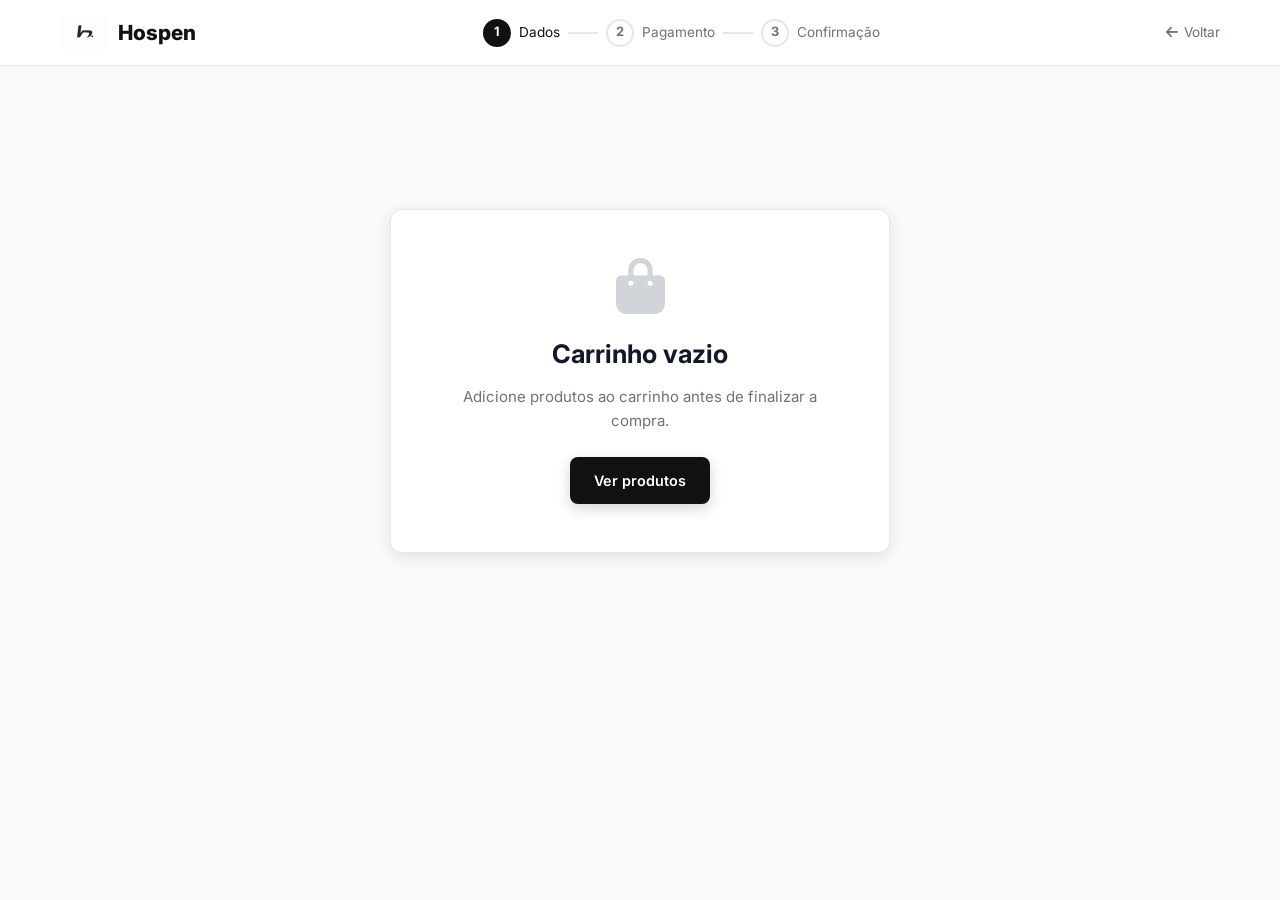
<file: checkout.html>
<!DOCTYPE html>
<html lang="pt-BR">
<head>
  <meta charset="UTF-8" />
  <meta name="viewport" content="width=device-width, initial-scale=1.0" />
  <title>Checkout — Hospen</title>
  <link rel="stylesheet" href="style.css" />
  <link rel="stylesheet" href="https://cdn.jsdelivr.net/npm/@fortawesome/fontawesome-free@6.4.0/css/all.min.css" />
  <link href="https://fonts.googleapis.com/css2?family=Inter:wght@300;400;500;600;700;800&display=swap" rel="stylesheet" />
</head>
<body>

  <!-- CHECKOUT HEADER -->
  <header class="checkout-header">
    <div class="container">
      <a href="index.html" class="logo">
        <img src="logo.png" alt="Hospen" style="height:32px;width:auto;" />
        <span>Hospen</span>
      </a>
      <div class="checkout-steps">
        <div class="step active" id="step-1">
          <span class="step-num">1</span>
          <span>Dados</span>
        </div>
        <div class="step-divider"></div>
        <div class="step" id="step-2">
          <span class="step-num">2</span>
          <span>Pagamento</span>
        </div>
        <div class="step-divider"></div>
        <div class="step" id="step-3">
          <span class="step-num">3</span>
          <span>Confirmação</span>
        </div>
      </div>
      <a href="catalog.html" style="font-size:.85rem;color:var(--text-muted);display:flex;align-items:center;gap:6px">
        <i class="fa-solid fa-arrow-left"></i> Voltar
      </a>
    </div>
  </header>

  <!-- CHECKOUT LAYOUT -->
  <main class="container" id="checkout-main">
    <div class="checkout-layout">

      <!-- FORMULÁRIOS -->
      <div id="checkout-forms">

        <!-- ETAPA 1: Dados pessoais + endereço -->
        <section class="checkout-form-section" id="section-personal">
          <h3><i class="fa-solid fa-user"></i> Dados pessoais</h3>
          <div class="form-grid">
            <div class="form-group">
              <label for="input-name">Nome completo *</label>
              <input type="text" id="input-name" placeholder="Seu nome completo" required />
            </div>
            <div class="form-group">
              <label for="input-email">E-mail *</label>
              <input type="email" id="input-email" placeholder="seuemail@exemplo.com" required />
            </div>
            <div class="form-group">
              <label for="input-cpf">CPF *</label>
              <input type="text" id="input-cpf" placeholder="000.000.000-00" maxlength="14" required />
            </div>
            <div class="form-group">
              <label for="input-phone">Telefone / WhatsApp *</label>
              <input type="tel" id="input-phone" placeholder="(11) 99999-9999" maxlength="15" required />
            </div>
          </div>
        </section>

        <section class="checkout-form-section" id="section-address">
          <h3><i class="fa-solid fa-location-dot"></i> Endereço de entrega</h3>
          <div class="form-grid">
            <div class="form-group">
              <label for="input-cep">CEP *</label>
              <input type="text" id="input-cep" placeholder="00000-000" maxlength="9" required oninput="handleCEP(this)" />
            </div>
            <div class="form-group"></div>
            <div class="form-group span2">
              <label for="input-street">Rua / Logradouro *</label>
              <input type="text" id="input-street" placeholder="Nome da rua" required />
            </div>
            <div class="form-group">
              <label for="input-number">Número *</label>
              <input type="text" id="input-number" placeholder="123" required />
            </div>
            <div class="form-group">
              <label for="input-comp">Complemento</label>
              <input type="text" id="input-comp" placeholder="Apto, bloco, etc." />
            </div>
            <div class="form-group">
              <label for="input-neighborhood">Bairro *</label>
              <input type="text" id="input-neighborhood" placeholder="Nome do bairro" required />
            </div>
            <div class="form-group">
              <label for="input-city">Cidade *</label>
              <input type="text" id="input-city" placeholder="Sua cidade" required />
            </div>
            <div class="form-group">
              <label for="input-state">Estado *</label>
              <select id="input-state" required>
                <option value="">Selecione</option>
                <option>AC</option><option>AL</option><option>AM</option><option>AP</option>
                <option>BA</option><option>CE</option><option>DF</option><option>ES</option>
                <option>GO</option><option>MA</option><option>MG</option><option>MS</option>
                <option>MT</option><option>PA</option><option>PB</option><option>PE</option>
                <option>PI</option><option>PR</option><option>RJ</option><option>RN</option>
                <option>RO</option><option>RR</option><option>RS</option><option>SC</option>
                <option>SE</option><option selected>SP</option><option>TO</option>
              </select>
            </div>
          </div>
        </section>

        <!-- ETAPA 2: Pagamento -->
        <section class="checkout-form-section" id="section-payment">
          <h3><i class="fa-solid fa-credit-card"></i> Forma de pagamento</h3>

          <div class="payment-options">
            <div class="payment-option active" data-method="credit" onclick="selectPayment('credit')">
              <i class="fa-solid fa-credit-card"></i>
              Cartão de crédito
            </div>
            <div class="payment-option" data-method="debit" onclick="selectPayment('debit')">
              <i class="fa-solid fa-credit-card"></i>
              Cartão de débito
            </div>
            <div class="payment-option" data-method="pix" onclick="selectPayment('pix')">
              <i class="fa-brands fa-pix"></i>
              PIX
            </div>
          </div>

          <!-- Cartão de Crédito -->
          <div id="payment-credit" class="payment-fields visible">
            <div class="form-grid">
              <div class="form-group span2">
                <label for="card-number">Número do cartão *</label>
                <input type="text" id="card-number" placeholder="0000 0000 0000 0000" maxlength="19" oninput="formatCardNumber(this)" />
              </div>
              <div class="form-group span2">
                <label for="card-name">Nome no cartão *</label>
                <input type="text" id="card-name" placeholder="NOME COMO NO CARTÃO" style="text-transform:uppercase" />
              </div>
              <div class="form-group">
                <label for="card-expiry">Validade *</label>
                <input type="text" id="card-expiry" placeholder="MM/AA" maxlength="5" oninput="formatExpiry(this)" />
              </div>
              <div class="form-group">
                <label for="card-cvv">CVV *</label>
                <input type="text" id="card-cvv" placeholder="000" maxlength="4" />
              </div>
            </div>
            <div class="form-group" style="margin-top:12px">
              <label for="card-installments">Parcelas</label>
              <select id="card-installments">
                <option value="1" id="installment-1">1x sem juros</option>
                <option value="2" id="installment-2">2x sem juros</option>
                <option value="3" id="installment-3">3x sem juros</option>
                <option value="6" id="installment-6">6x sem juros</option>
                <option value="12" id="installment-12">12x com juros</option>
              </select>
            </div>
          </div>

          <!-- Cartão de Débito -->
          <div id="payment-debit" class="payment-fields">
            <div class="form-grid">
              <div class="form-group span2">
                <label for="debit-number">Número do cartão *</label>
                <input type="text" id="debit-number" placeholder="0000 0000 0000 0000" maxlength="19" oninput="formatCardNumber(this)" />
              </div>
              <div class="form-group span2">
                <label for="debit-name">Nome no cartão *</label>
                <input type="text" id="debit-name" placeholder="NOME COMO NO CARTÃO" style="text-transform:uppercase" />
              </div>
              <div class="form-group">
                <label for="debit-expiry">Validade *</label>
                <input type="text" id="debit-expiry" placeholder="MM/AA" maxlength="5" oninput="formatExpiry(this)" />
              </div>
              <div class="form-group">
                <label for="debit-cvv">CVV *</label>
                <input type="text" id="debit-cvv" placeholder="000" maxlength="4" />
              </div>
            </div>
          </div>

          <!-- PIX -->
          <div id="payment-pix" class="payment-fields">
            <div style="background:var(--bg);border-radius:var(--radius-sm);padding:20px;text-align:center;border:1.5px dashed var(--border)">
              <i class="fa-brands fa-pix" style="font-size:2.5rem;color:#32bcad;display:block;margin-bottom:12px"></i>
              <p style="font-weight:600;margin-bottom:6px">Pague com PIX e ganhe 5% de desconto!</p>
              <p style="font-size:0.85rem;color:var(--text-muted)">Ao finalizar o pedido, um QR Code será gerado para o pagamento instantâneo.</p>
              <div style="background:var(--white);border-radius:var(--radius-sm);padding:16px;margin-top:16px;border:1.5px solid var(--border)">
                <p style="font-size:0.8rem;color:var(--text-muted);margin-bottom:8px">Chave PIX (CNPJ)</p>
                <p style="font-weight:700;font-size:1rem;letter-spacing:1px">00.000.000/0001-00</p>
              </div>
            </div>
          </div>
        </section>

        <!-- BOTÃO FINALIZAR -->
        <div style="padding:0 0 40px">
          <button class="btn btn-primary" style="width:100%;padding:16px;font-size:1rem" id="btn-place-order" onclick="placeOrder()">
            <i class="fa-solid fa-lock"></i> Confirmar pedido
          </button>
          <p style="text-align:center;font-size:0.78rem;color:var(--text-muted);margin-top:10px">
            <i class="fa-solid fa-shield-halved" style="color:var(--success)"></i>
            Seus dados estão seguros e protegidos
          </p>
        </div>
      </div>

      <!-- RESUMO DO PEDIDO -->
      <aside class="order-summary-card" id="order-summary">
        <h3>Resumo do pedido</h3>

        <div id="order-items-list">
          <!-- Gerado via JS -->
        </div>

        <div class="order-totals" id="order-totals">
          <!-- Gerado via JS -->
        </div>

        <div class="coupon-row">
          <input type="text" id="coupon-input" placeholder="Cupom de desconto" />
          <button class="btn btn-primary" style="padding:9px 16px" onclick="applyCoupon()">Aplicar</button>
        </div>

        <div class="security-badges">
          <span class="security-badge"><i class="fa-solid fa-shield-halved"></i> Compra segura</span>
          <span class="security-badge"><i class="fa-solid fa-lock"></i> Dados protegidos</span>
          <span class="security-badge"><i class="fa-solid fa-rotate-left"></i> Troca em 30 dias</span>
        </div>
      </aside>
    </div>
  </main>

  <div class="toast" id="toast"></div>

  <script src="store.js"></script>
  <script src="cart.js"></script>
  <script src="checkout.js"></script>
</body>
</html>
</file>
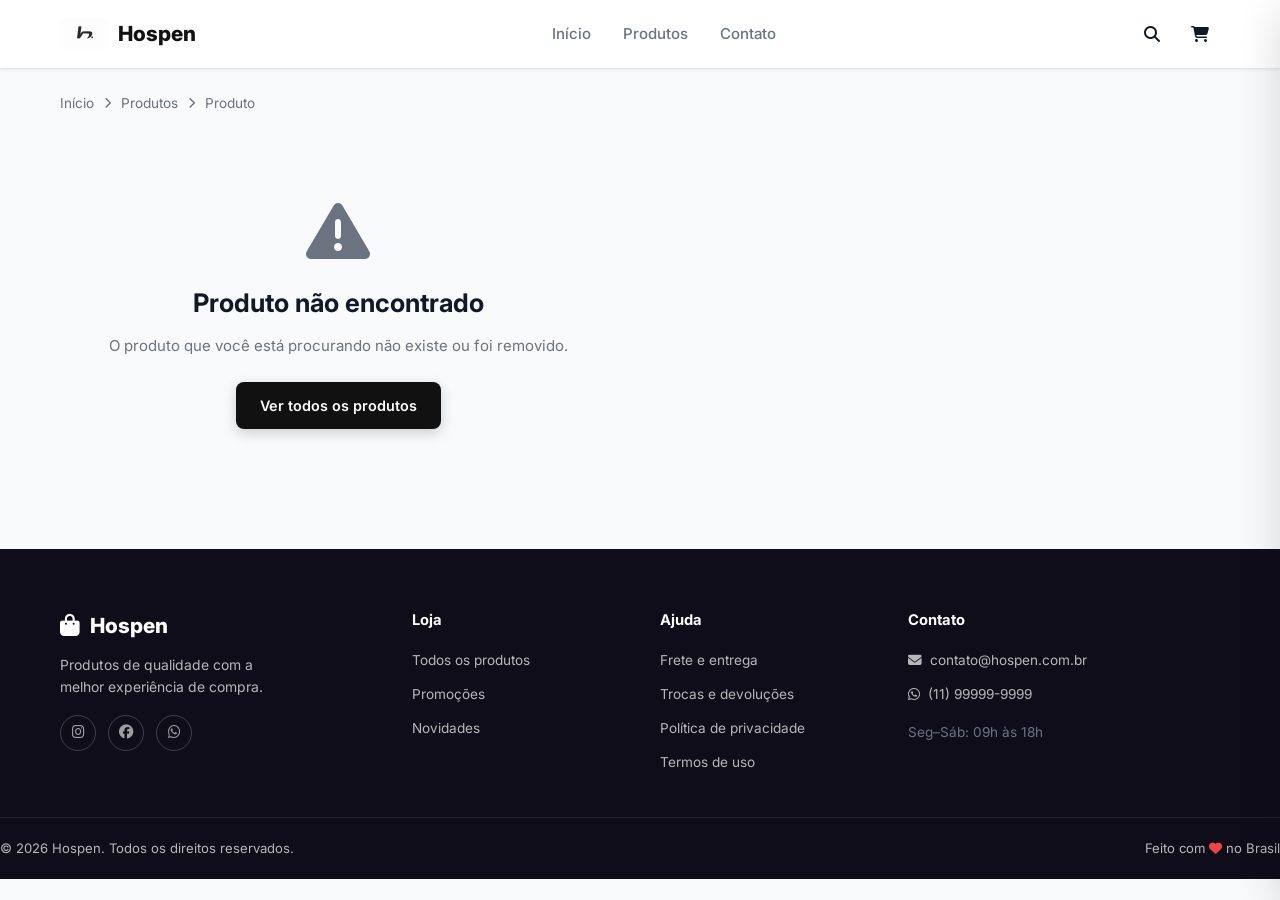
<file: product.html>
<!DOCTYPE html>
<html lang="pt-BR">
<head>
  <meta charset="UTF-8" />
  <meta name="viewport" content="width=device-width, initial-scale=1.0" />
  <title>Produto — Hospen</title>
  <link rel="stylesheet" href="style.css" />
  <link rel="stylesheet" href="https://cdn.jsdelivr.net/npm/@fortawesome/fontawesome-free@6.4.0/css/all.min.css" />
  <link href="https://fonts.googleapis.com/css2?family=Inter:wght@300;400;500;600;700;800&display=swap" rel="stylesheet" />
</head>
<body>

  <!-- HEADER -->
  <header class="header" id="header">
    <div class="header-inner container">
      <a href="index.html" class="logo">
        <img src="logo.png" alt="Hospen" style="height:32px;width:auto;" />
        <span>Hospen</span>
      </a>

      <nav class="nav-desktop" aria-label="Menu principal">
        <a href="index.html" class="nav-link">Início</a>
        <a href="catalog.html" class="nav-link">Produtos</a>
        <a href="#contato" class="nav-link">Contato</a>
      </nav>

      <div class="header-actions">
        <button class="btn-search" aria-label="Buscar"><i class="fa-solid fa-magnifying-glass"></i></button>
        <button class="btn-cart" id="btn-cart-header" aria-label="Carrinho">
          <i class="fa-solid fa-cart-shopping"></i>
          <span class="cart-badge" id="cart-badge">0</span>
        </button>
        <button class="btn-menu-mobile" id="btn-menu-mobile" aria-label="Abrir menu">
          <i class="fa-solid fa-bars"></i>
        </button>
      </div>
    </div>

    <!-- Search Bar -->
    <div class="search-bar" id="search-bar">
      <div class="container">
        <input type="text" id="search-input" placeholder="Buscar produtos..." autocomplete="off" />
        <button id="btn-search-close"><i class="fa-solid fa-xmark"></i></button>
      </div>
    </div>

    <!-- Mobile Nav -->
    <nav class="nav-mobile" id="nav-mobile" aria-label="Menu mobile">
      <a href="index.html" class="nav-link">Início</a>
      <a href="catalog.html" class="nav-link">Produtos</a>
      <a href="#contato" class="nav-link">Contato</a>
    </nav>
  </header>

  <!-- PRODUCT DETAIL -->
  <main class="product-detail-page">
    <div class="container">
      <nav class="breadcrumb">
        <a href="index.html">Início</a>
        <i class="fa-solid fa-chevron-right"></i>
        <a href="catalog.html">Produtos</a>
        <i class="fa-solid fa-chevron-right"></i>
        <span id="breadcrumb-name">Produto</span>
      </nav>

      <div class="product-detail-grid" id="product-detail">
        <!-- Carregado via JS -->
        <div class="product-detail-loading">
          <i class="fa-solid fa-spinner fa-spin"></i>
          <p>Carregando produto...</p>
        </div>
      </div>
    </div>
  </main>

  <!-- FOOTER -->
  <footer class="footer" id="contato">
    <div class="container footer-grid">
      <div class="footer-brand">
        <a href="index.html" class="logo">
          <i class="fa-solid fa-bag-shopping"></i><span>Hospen</span>
        </a>
        <p>Produtos de qualidade com a melhor experiência de compra.</p>
        <div class="social-links">
          <a href="#" aria-label="Instagram"><i class="fa-brands fa-instagram"></i></a>
          <a href="#" aria-label="Facebook"><i class="fa-brands fa-facebook"></i></a>
          <a href="#" aria-label="WhatsApp"><i class="fa-brands fa-whatsapp"></i></a>
        </div>
      </div>
      <div class="footer-col">
        <h4>Loja</h4>
        <a href="catalog.html">Todos os produtos</a>
        <a href="catalog.html?filter=sale">Promoções</a>
        <a href="catalog.html?filter=new">Novidades</a>
      </div>
      <div class="footer-col">
        <h4>Ajuda</h4>
        <a href="#">Frete e entrega</a>
        <a href="#">Trocas e devoluções</a>
        <a href="#">Política de privacidade</a>
        <a href="#">Termos de uso</a>
      </div>
      <div class="footer-col">
        <h4>Contato</h4>
        <a href="mailto:contato@hospen.com.br"><i class="fa-solid fa-envelope"></i> contato@hospen.com.br</a>
        <a href="https://wa.me/5511999999999"><i class="fa-brands fa-whatsapp"></i> (11) 99999-9999</a>
        <p style="font-size:0.85rem;color:var(--text-muted);margin-top:8px;">Seg–Sáb: 09h às 18h</p>
      </div>
    </div>
    <div class="footer-bottom">
      <p>© 2026 Hospen. Todos os direitos reservados.</p>
      <p>Feito com <i class="fa-solid fa-heart" style="color:#ef4444"></i> no Brasil</p>
    </div>
  </footer>

  <!-- CARRINHO LATERAL -->
  <aside class="cart-sidebar" id="cart-sidebar" aria-label="Carrinho de compras">
    <div class="cart-header">
      <h3><i class="fa-solid fa-cart-shopping"></i> Carrinho</h3>
      <button id="btn-close-cart" aria-label="Fechar carrinho"><i class="fa-solid fa-xmark"></i></button>
    </div>
    <div class="cart-items" id="cart-items">
      <div class="cart-empty" id="cart-empty">
        <i class="fa-solid fa-bag-shopping"></i>
        <p>Seu carrinho está vazio</p>
        <a href="catalog.html" class="btn btn-primary" style="margin-top:12px">Ver produtos</a>
      </div>
    </div>
    <div class="cart-footer" id="cart-footer" style="display:none">
      <div class="cart-summary">
        <span>Subtotal</span><strong id="cart-subtotal">R$ 0,00</strong>
      </div>
      <div class="cart-summary">
        <span>Frete</span><strong id="cart-freight">Calcular</strong>
      </div>
      <div class="cart-summary total">
        <span>Total</span><strong id="cart-total">R$ 0,00</strong>
      </div>
      <a href="checkout.html" class="btn btn-primary btn-full">
        <i class="fa-solid fa-lock"></i> Finalizar compra
      </a>
      <button class="btn btn-ghost btn-full" id="btn-continue-shopping">Continuar comprando</button>
    </div>
  </aside>

  <!-- OVERLAY -->
  <div class="overlay" id="overlay"></div>

  <!-- TOAST -->
  <div class="toast" id="toast"></div>

  <script src="store.js"></script>
  <script src="cart.js"></script>
  <script src="product.js"></script>
</body>
</html>
</file>
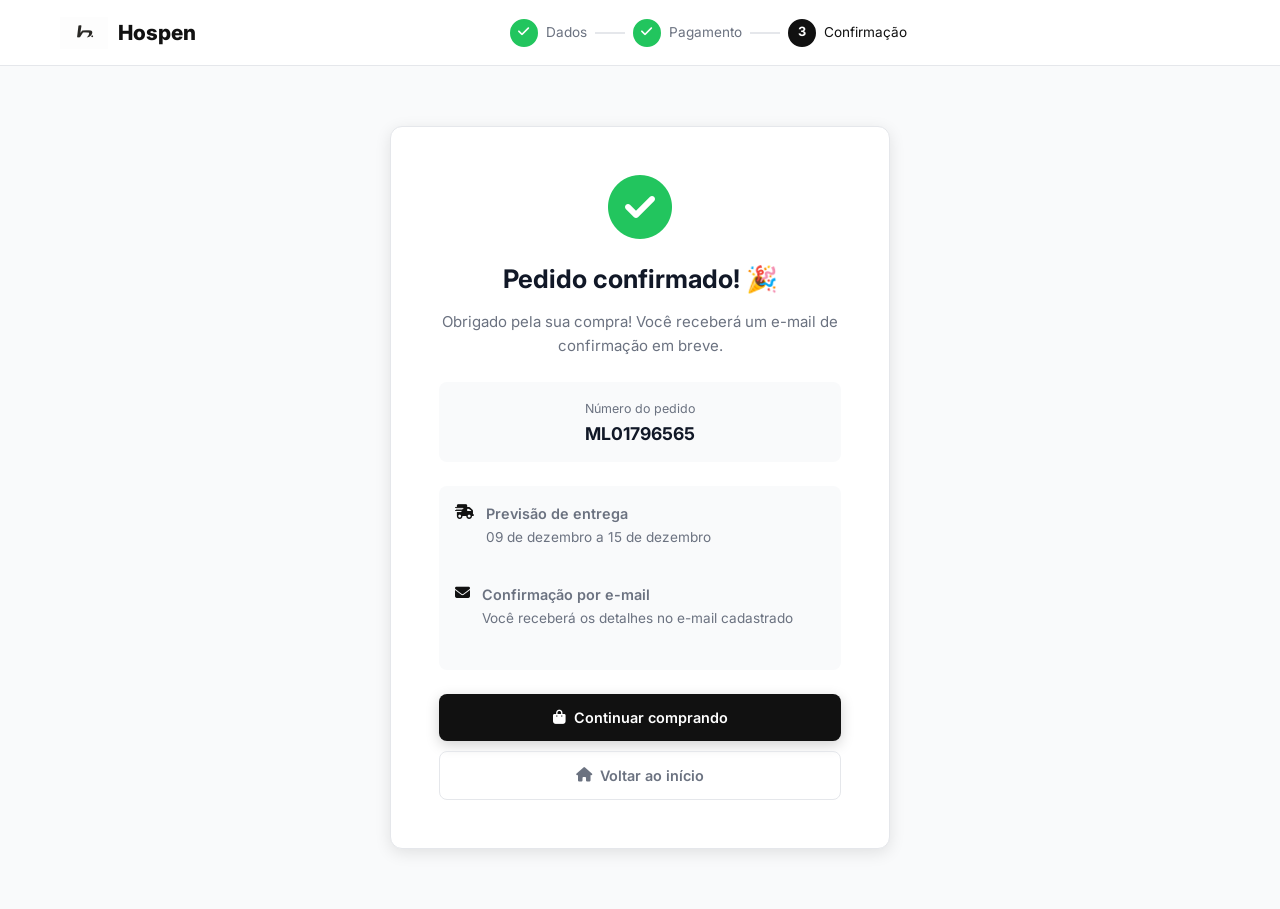
<file: success.html>
<!DOCTYPE html>
<html lang="pt-BR">
<head>
  <meta charset="UTF-8" />
  <meta name="viewport" content="width=device-width, initial-scale=1.0" />
  <title>Pedido Confirmado — Hospen</title>
  <link rel="stylesheet" href="style.css" />
  <link rel="stylesheet" href="https://cdn.jsdelivr.net/npm/@fortawesome/fontawesome-free@6.4.0/css/all.min.css" />
  <link href="https://fonts.googleapis.com/css2?family=Inter:wght@300;400;500;600;700;800&display=swap" rel="stylesheet" />
</head>
<body>

  <!-- HEADER -->
  <header class="checkout-header">
    <div class="container">
      <a href="index.html" class="logo">
        <img src="logo.png" alt="Hospen" style="height:32px;width:auto;" />
        <span>Hospen</span>
      </a>
      <div class="checkout-steps">
        <div class="step done" id="step-1">
          <span class="step-num"><i class="fa-solid fa-check"></i></span>
          <span>Dados</span>
        </div>
        <div class="step-divider"></div>
        <div class="step done" id="step-2">
          <span class="step-num"><i class="fa-solid fa-check"></i></span>
          <span>Pagamento</span>
        </div>
        <div class="step-divider"></div>
        <div class="step active" id="step-3">
          <span class="step-num">3</span>
          <span>Confirmação</span>
        </div>
      </div>
      <div></div>
    </div>
  </header>

  <!-- SUCCESS PAGE -->
  <main class="success-page">
    <div class="success-card">
      <i class="fa-solid fa-circle-check success-icon"></i>
      <h2>Pedido confirmado! 🎉</h2>
      <p>Obrigado pela sua compra! Você receberá um e-mail de confirmação em breve.</p>

      <div class="order-number">
        <small>Número do pedido</small>
        <strong id="order-number-display">Carregando...</strong>
      </div>

      <div style="background:var(--bg);border-radius:var(--radius-sm);padding:16px;margin-bottom:24px;text-align:left">
        <div style="display:flex;gap:12px;align-items:flex-start;margin-bottom:10px">
          <i class="fa-solid fa-truck-fast" style="color:var(--primary);margin-top:2px"></i>
          <div>
            <p style="font-weight:600;font-size:0.9rem;margin-bottom:2px">Previsão de entrega</p>
            <p style="font-size:0.85rem;color:var(--text-muted)" id="delivery-date">Calculando...</p>
          </div>
        </div>
        <div style="display:flex;gap:12px;align-items:flex-start">
          <i class="fa-solid fa-envelope" style="color:var(--primary);margin-top:2px"></i>
          <div>
            <p style="font-weight:600;font-size:0.9rem;margin-bottom:2px">Confirmação por e-mail</p>
            <p style="font-size:0.85rem;color:var(--text-muted)">Você receberá os detalhes no e-mail cadastrado</p>
          </div>
        </div>
      </div>

      <div style="display:flex;flex-direction:column;gap:10px">
        <a href="catalog.html" class="btn btn-primary">
          <i class="fa-solid fa-bag-shopping"></i> Continuar comprando
        </a>
        <a href="index.html" class="btn btn-ghost">
          <i class="fa-solid fa-house"></i> Voltar ao início
        </a>
      </div>
    </div>
  </main>

  <script>
    document.addEventListener('DOMContentLoaded', () => {
      const params = new URLSearchParams(window.location.search);
      const order = params.get('order');
      const orderDisplay = document.getElementById('order-number-display');
      if (orderDisplay) orderDisplay.textContent = order || 'ML' + Date.now().toString().slice(-8);

      // Calcular previsão de entrega (3-7 dias úteis)
      const deliveryDisplay = document.getElementById('delivery-date');
      if (deliveryDisplay) {
        const today = new Date();
        const minDate = new Date(today);
        const maxDate = new Date(today);
        let addedMin = 0, addedMax = 0;

        while (addedMin < 3) {
          minDate.setDate(minDate.getDate() + 1);
          const day = minDate.getDay();
          if (day !== 0 && day !== 6) addedMin++;
        }
        while (addedMax < 7) {
          maxDate.setDate(maxDate.getDate() + 1);
          const day = maxDate.getDay();
          if (day !== 0 && day !== 6) addedMax++;
        }

        const fmt = d => d.toLocaleDateString('pt-BR', { day: '2-digit', month: 'long' });
        deliveryDisplay.textContent = `${fmt(minDate)} a ${fmt(maxDate)}`;
      }
    });
  </script>
</body>
</html>
</file>
<file: style.css>
/* =====================================================
  HOSPEN — CSS Principal
   ===================================================== */

/* --- RESET & VARIÁVEIS --- */
*, *::before, *::after { box-sizing: border-box; margin: 0; padding: 0; }

:root {
  --primary: #111111;
  --primary-dark: #000000;
  --primary-light: #e5e5e5;
  --accent: #000000;
  --success: #22c55e;
  --danger: #ef4444;
  --bg: #f9fafb;
  --white: #ffffff;
  --text: #111827;
  --text-muted: #6b7280;
  --border: #e5e7eb;
  --shadow-sm: 0 1px 3px rgba(0,0,0,.08);
  --shadow: 0 4px 16px rgba(0,0,0,.10);
  --shadow-lg: 0 12px 40px rgba(0,0,0,.15);
  --radius: 12px;
  --radius-sm: 8px;
  --header-h: 68px;
  --transition: .2s ease;
  --font: 'Inter', sans-serif;
}

html { scroll-behavior: smooth; }
body {
  font-family: var(--font);
  background: var(--bg);
  color: var(--text);
  font-size: 15px;
  line-height: 1.6;
  -webkit-font-smoothing: antialiased;
}

a { text-decoration: none; color: inherit; }
img { max-width: 100%; display: block; }
button { cursor: pointer; border: none; background: none; font-family: var(--font); }
input, select, textarea { font-family: var(--font); }

.container {
  max-width: 1200px;
  margin: 0 auto;
  padding: 0 20px;
}

/* =====================================================
   BOTÕES
   ===================================================== */
.btn {
  display: inline-flex;
  align-items: center;
  justify-content: center;
  gap: 8px;
  padding: 12px 24px;
  border-radius: var(--radius-sm);
  font-weight: 600;
  font-size: 0.9rem;
  transition: all var(--transition);
  cursor: pointer;
  white-space: nowrap;
}
.btn-primary {
  background: var(--primary);
  color: var(--white);
  box-shadow: 0 4px 14px rgba(0,0,0,.18);
}
.btn-primary:hover { background: var(--primary-dark); transform: translateY(-1px); box-shadow: 0 6px 18px rgba(0,0,0,.25); }
.btn-outline {
  background: transparent;
  color: var(--white);
  border: 2px solid rgba(255,255,255,.6);
}
.btn-outline:hover { background: rgba(255,255,255,.15); border-color: var(--white); }
.btn-light {
  background: var(--white);
  color: var(--primary);
  font-weight: 700;
}
.btn-light:hover { background: var(--primary-light); }
.btn-ghost {
  background: transparent;
  color: var(--text-muted);
  border: 1px solid var(--border);
}
.btn-ghost:hover { background: var(--bg); color: var(--text); }
.btn-full { width: 100%; }

/* =====================================================
   HEADER
   ===================================================== */
.header {
  position: sticky;
  top: 0;
  z-index: 1000;
  background: var(--white);
  border-bottom: 1px solid var(--border);
  box-shadow: var(--shadow-sm);
}
.header-inner {
  display: flex;
  align-items: center;
  justify-content: space-between;
  height: var(--header-h);
}
.logo {
  display: flex;
  align-items: center;
  gap: 10px;
  font-weight: 800;
  font-size: 1.3rem;
  color: var(--primary);
}
.logo i { font-size: 1.4rem; }
.nav-desktop { display: flex; align-items: center; gap: 4px; }
.nav-link {
  padding: 8px 14px;
  border-radius: var(--radius-sm);
  font-weight: 500;
  color: var(--text-muted);
  transition: all var(--transition);
}
.nav-link:hover, .nav-link.active { color: var(--primary); background: var(--primary-light); }
.header-actions { display: flex; align-items: center; gap: 8px; }
.btn-search, .btn-cart, .btn-menu-mobile {
  width: 40px; height: 40px;
  border-radius: 50%;
  display: flex; align-items: center; justify-content: center;
  font-size: 1rem;
  color: var(--text);
  transition: all var(--transition);
  position: relative;
}
.btn-search:hover, .btn-cart:hover, .btn-menu-mobile:hover { background: var(--primary-light); color: var(--primary); }
.cart-badge {
  position: absolute;
  top: -2px; right: -2px;
  background: var(--accent);
  color: var(--white);
  font-size: 0.65rem;
  font-weight: 700;
  width: 18px; height: 18px;
  border-radius: 50%;
  display: flex; align-items: center; justify-content: center;
  display: none;
}
.cart-badge.visible { display: flex; }
.btn-menu-mobile { display: none; }

/* Search Bar */
.search-bar {
  background: var(--white);
  border-top: 1px solid var(--border);
  padding: 10px 0;
  display: none;
}
.search-bar.open { display: block; }
.search-bar .container { display: flex; align-items: center; gap: 10px; }
.search-bar input {
  flex: 1;
  padding: 10px 16px;
  border: 1.5px solid var(--border);
  border-radius: var(--radius-sm);
  font-size: 0.95rem;
  outline: none;
  transition: border-color var(--transition);
}
.search-bar input:focus { border-color: var(--primary); }
#btn-search-close { width: 36px; height: 36px; border-radius: 50%; display: flex; align-items: center; justify-content: center; color: var(--text-muted); font-size: 1.1rem; }
#btn-search-close:hover { background: var(--bg); }

/* Mobile Nav */
.nav-mobile {
  display: none;
  flex-direction: column;
  padding: 12px 20px;
  border-top: 1px solid var(--border);
  background: var(--white);
}
.nav-mobile.open { display: flex; }
.nav-mobile .nav-link { padding: 10px 12px; border-radius: var(--radius-sm); }

/* =====================================================
   HERO
   ===================================================== */
.hero {
  background: linear-gradient(135deg, #000000 0%, #222222 50%, #111111 100%);
  color: var(--white);
  min-height: calc(100vh - var(--header-h));
  display: grid;
  grid-template-columns: 1fr 1fr;
  align-items: center;
  gap: 40px;
  padding: 60px 20px;
  max-width: 1400px;
  margin: 0 auto;
  overflow: hidden;
  position: relative;
}
.hero::before {
  content: '';
  position: absolute;
  inset: 0;
  background: radial-gradient(circle at 70% 30%, rgba(249,115,22,.15) 0%, transparent 60%);
  pointer-events: none;
}
.hero-content { max-width: 560px; z-index: 1; }
.hero-tag {
  display: inline-flex;
  align-items: center;
  gap: 8px;
  background: rgba(255,255,255,.12);
  border: 1px solid rgba(255,255,255,.2);
  padding: 6px 14px;
  border-radius: 20px;
  font-size: 0.82rem;
  font-weight: 500;
  margin-bottom: 20px;
  color: rgba(255,255,255,.9);
}
.hero-title {
  font-size: clamp(2rem, 5vw, 3.2rem);
  font-weight: 800;
  line-height: 1.15;
  margin-bottom: 18px;
  letter-spacing: -0.5px;
}
.hero-subtitle {
  font-size: 1.05rem;
  color: rgba(255,255,255,.75);
  margin-bottom: 32px;
  max-width: 440px;
}
.hero-cta { display: flex; gap: 12px; flex-wrap: wrap; margin-bottom: 40px; }
.hero-stats { display: flex; gap: 32px; }
.stat { display: flex; flex-direction: column; align-items: flex-start; }
.stat strong { font-size: 1.4rem; font-weight: 800; }
.stat span { font-size: 0.8rem; color: rgba(255,255,255,.65); }

.hero-visual {
  display: flex;
  justify-content: center;
  align-items: center;
  position: relative;
  z-index: 1;
}
.hero-img-wrap {
  width: 420px;
  height: 420px;
  border-radius: 30px;
  overflow: hidden;
  box-shadow: var(--shadow-lg);
  background: rgba(255,255,255,.05);
}
.hero-img-wrap img { width: 100%; height: 100%; object-fit: cover; }
.hero-badge {
  position: absolute;
  top: 20px;
  left: 10px;
  background: var(--accent);
  color: var(--white);
  font-weight: 700;
  font-size: 0.85rem;
  padding: 6px 14px;
  border-radius: 20px;
  box-shadow: 0 4px 12px rgba(249,115,22,.5);
}

/* =====================================================
   BENEFÍCIOS
   ===================================================== */
.benefits {
  background: var(--white);
  border-bottom: 1px solid var(--border);
  padding: 20px 0;
}
.benefits-grid {
  display: grid;
  grid-template-columns: repeat(4, 1fr);
  gap: 20px;
}
.benefit-item {
  display: flex;
  align-items: center;
  gap: 14px;
  padding: 16px;
}
.benefit-item i {
  font-size: 1.6rem;
  color: var(--primary);
  flex-shrink: 0;
}
.benefit-item div { display: flex; flex-direction: column; }
.benefit-item strong { font-size: 0.92rem; color: var(--text); }
.benefit-item span { font-size: 0.8rem; color: var(--text-muted); }

/* =====================================================
   SEÇÕES GERAIS
   ===================================================== */
.section-header {
  display: flex;
  align-items: flex-end;
  justify-content: space-between;
  margin-bottom: 28px;
}
.section-header h2 { font-size: 1.6rem; font-weight: 700; }
.section-header p { color: var(--text-muted); font-size: 0.92rem; margin-top: 4px; }
.link-all { color: var(--primary); font-weight: 600; font-size: 0.9rem; display: flex; align-items: center; gap: 6px; }
.link-all:hover { text-decoration: underline; }

/* =====================================================
   CATEGORIAS
   ===================================================== */
.categories-section { padding: 60px 0; }
.categories-grid {
  display: grid;
  grid-template-columns: repeat(auto-fill, minmax(160px, 1fr));
  gap: 16px;
}
.category-card {
  background: var(--white);
  border: 1.5px solid var(--border);
  border-radius: var(--radius);
  padding: 24px 16px;
  text-align: center;
  transition: all var(--transition);
  cursor: pointer;
}
.category-card:hover { border-color: var(--primary); transform: translateY(-3px); box-shadow: var(--shadow); }
.category-card .cat-icon { font-size: 2rem; margin-bottom: 10px; }
.category-card span { font-size: 0.9rem; font-weight: 600; color: var(--text); }

/* =====================================================
   PRODUTOS
   ===================================================== */
.products-section { padding: 60px 0; }
.products-grid {
  display: grid;
  grid-template-columns: repeat(auto-fill, minmax(240px, 1fr));
  gap: 20px;
}
.product-card {
  background: var(--white);
  border-radius: var(--radius);
  overflow: hidden;
  border: 1.5px solid var(--border);
  transition: all var(--transition);
  position: relative;
}
.product-card:hover { transform: translateY(-4px); box-shadow: var(--shadow); border-color: #222222; }
.product-img-wrap {
  position: relative;
  overflow: hidden;
  background: #f3f4f6;
  height: 220px;
}
.product-img-wrap img { width: 100%; height: 100%; object-fit: cover; transition: transform .4s ease; }
.product-card:hover .product-img-wrap img { transform: scale(1.05); }
.badge-sale {
  position: absolute;
  top: 12px; left: 12px;
  background: var(--danger);
  color: var(--white);
  font-size: 0.72rem;
  font-weight: 700;
  padding: 3px 10px;
  border-radius: 20px;
}
.badge-new {
  position: absolute;
  top: 12px; left: 12px;
  background: var(--success);
  color: var(--white);
  font-size: 0.72rem;
  font-weight: 700;
  padding: 3px 10px;
  border-radius: 20px;
}
.btn-wishlist {
  position: absolute;
  top: 10px; right: 10px;
  width: 34px; height: 34px;
  border-radius: 50%;
  background: var(--white);
  box-shadow: var(--shadow-sm);
  display: flex; align-items: center; justify-content: center;
  font-size: 0.9rem;
  color: var(--text-muted);
  transition: all var(--transition);
  opacity: 0;
}
.product-card:hover .btn-wishlist { opacity: 1; }
.btn-wishlist:hover { color: var(--danger); }
.product-info { padding: 16px; }
.product-category { font-size: 0.75rem; color: var(--text-muted); font-weight: 500; text-transform: uppercase; letter-spacing: .5px; }
.product-name { font-size: 0.95rem; font-weight: 600; margin: 4px 0 10px; line-height: 1.4; }
.product-name a:hover { color: var(--primary); }
.product-rating { display: flex; align-items: center; gap: 6px; margin-bottom: 10px; }
.stars-sm { color: #f59e0b; font-size: 0.78rem; }
.rating-count { font-size: 0.75rem; color: var(--text-muted); }
.product-price { display: flex; align-items: baseline; gap: 8px; margin-bottom: 12px; }
.price-original { font-size: 0.82rem; color: var(--text-muted); text-decoration: line-through; }
.price-current { font-size: 1.2rem; font-weight: 700; color: var(--primary); }
.btn-add-cart {
  width: 100%;
  padding: 10px;
  background: var(--primary);
  color: var(--white);
  border-radius: var(--radius-sm);
  font-weight: 600;
  font-size: 0.88rem;
  display: flex; align-items: center; justify-content: center;
  gap: 8px;
  transition: all var(--transition);
}
.btn-add-cart:hover { background: var(--primary-dark); transform: translateY(-1px); }
.btn-add-cart.added { background: var(--success); }

/* =====================================================
   PROMO BANNER
   ===================================================== */
.promo-banner {
  background: linear-gradient(135deg, #000000 0%, #1a1a1a 100%);
  padding: 60px 20px;
  overflow: hidden;
}
.promo-inner {
  display: grid;
  grid-template-columns: 1fr 1fr;
  gap: 40px;
  align-items: center;
}
.promo-text { color: var(--white); }
.promo-tag {
  display: inline-block;
  background: rgba(249,115,22,.2);
  color: #fb923c;
  font-size: 0.8rem;
  font-weight: 600;
  padding: 4px 12px;
  border-radius: 20px;
  margin-bottom: 16px;
  border: 1px solid rgba(249,115,22,.3);
}
.promo-text h2 { font-size: 2.2rem; font-weight: 800; margin-bottom: 12px; line-height: 1.2; }
.promo-text p { color: rgba(255,255,255,.7); margin-bottom: 24px; }
.promo-img { border-radius: var(--radius); overflow: hidden; height: 320px; }
.promo-img img { width: 100%; height: 100%; object-fit: contain; object-position: center top; }

/* =====================================================
   DEPOIMENTOS
   ===================================================== */
.testimonials-section { padding: 60px 0; background: var(--white); }
.testimonials-grid {
  display: grid;
  grid-template-columns: repeat(auto-fill, minmax(300px, 1fr));
  gap: 20px;
}
.testimonial-card {
  background: var(--bg);
  border: 1.5px solid var(--border);
  border-radius: var(--radius);
  padding: 24px;
}
.stars { color: #f59e0b; font-size: 1.1rem; margin-bottom: 12px; }
.testimonial-card p { color: var(--text-muted); font-size: 0.92rem; margin-bottom: 16px; line-height: 1.6; }
.author { display: flex; align-items: center; gap: 12px; }
.author img { width: 40px; height: 40px; border-radius: 50%; object-fit: cover; }
.author span { display: flex; flex-direction: column; font-size: 0.85rem; color: var(--text-muted); }
.author strong { color: var(--text); }

/* =====================================================
   NEWSLETTER
   ===================================================== */
.newsletter-section {
  background: var(--primary);
  padding: 50px 20px;
}
.newsletter-inner {
  display: grid;
  grid-template-columns: 1fr 1fr;
  align-items: center;
  gap: 32px;
}
.newsletter-text { color: var(--white); }
.newsletter-text h2 { font-size: 1.8rem; font-weight: 700; margin-bottom: 6px; }
.newsletter-text p { color: rgba(255,255,255,.75); }
.newsletter-form { display: flex; gap: 10px; flex-wrap: wrap; }
.newsletter-form input {
  flex: 1;
  min-width: 200px;
  padding: 12px 18px;
  border-radius: var(--radius-sm);
  border: 2px solid rgba(255,255,255,.25);
  background: rgba(255,255,255,.12);
  color: var(--white);
  font-size: 0.95rem;
  outline: none;
}
.newsletter-form input::placeholder { color: rgba(255,255,255,.5); }
.newsletter-form input:focus { border-color: var(--white); }

/* =====================================================
   FOOTER
   ===================================================== */
.footer { background: #0f0d1a; color: rgba(255,255,255,.7); padding: 60px 0 0; }
.footer-grid {
  display: grid;
  grid-template-columns: 1.5fr 1fr 1fr 1.5fr;
  gap: 40px;
  margin-bottom: 40px;
}
.footer-brand .logo { color: var(--white); margin-bottom: 12px; }
.footer-brand p { font-size: 0.87rem; line-height: 1.6; max-width: 240px; }
.social-links { display: flex; gap: 12px; margin-top: 16px; }
.social-links a {
  width: 36px; height: 36px;
  border-radius: 50%;
  border: 1px solid rgba(255,255,255,.2);
  display: flex; align-items: center; justify-content: center;
  font-size: 0.9rem;
  color: rgba(255,255,255,.6);
  transition: all var(--transition);
}
.social-links a:hover { background: var(--primary); border-color: var(--primary); color: var(--white); }
.footer-col { display: flex; flex-direction: column; gap: 4px; }
.footer-col h4 { color: var(--white); font-size: 0.92rem; font-weight: 700; margin-bottom: 10px; }
.footer-col a { font-size: 0.85rem; padding: 4px 0; display: flex; align-items: center; gap: 8px; }
.footer-col a:hover { color: var(--white); }
.footer-bottom {
  border-top: 1px solid rgba(255,255,255,.08);
  padding: 20px 0;
  display: flex;
  justify-content: space-between;
  align-items: center;
  font-size: 0.82rem;
}

/* =====================================================
   CARRINHO LATERAL
   ===================================================== */
.cart-sidebar {
  position: fixed;
  top: 0; right: 0;
  width: 380px;
  height: 100vh;
  background: var(--white);
  box-shadow: var(--shadow-lg);
  z-index: 2000;
  display: flex;
  flex-direction: column;
  transform: translateX(100%);
  transition: transform .3s cubic-bezier(.4,0,.2,1);
}
.cart-sidebar.open { transform: translateX(0); }
.cart-header {
  display: flex;
  align-items: center;
  justify-content: space-between;
  padding: 20px 24px;
  border-bottom: 1px solid var(--border);
}
.cart-header h3 { font-size: 1.05rem; font-weight: 700; display: flex; align-items: center; gap: 10px; }
#btn-close-cart { width: 34px; height: 34px; border-radius: 50%; display: flex; align-items: center; justify-content: center; color: var(--text-muted); font-size: 1.1rem; }
#btn-close-cart:hover { background: var(--bg); }
.cart-items { flex: 1; overflow-y: auto; padding: 16px 24px; }
.cart-empty { display: flex; flex-direction: column; align-items: center; justify-content: center; height: 100%; text-align: center; gap: 10px; color: var(--text-muted); }
.cart-empty i { font-size: 3rem; opacity: .3; }
.cart-empty p { font-size: 0.95rem; }
.cart-item {
  display: flex;
  gap: 12px;
  padding: 14px 0;
  border-bottom: 1px solid var(--border);
}
.cart-item-img { width: 64px; height: 64px; border-radius: var(--radius-sm); overflow: hidden; flex-shrink: 0; background: #f3f4f6; }
.cart-item-img img { width: 100%; height: 100%; object-fit: cover; }
.cart-item-details { flex: 1; min-width: 0; }
.cart-item-name { font-size: 0.88rem; font-weight: 600; margin-bottom: 4px; white-space: nowrap; overflow: hidden; text-overflow: ellipsis; }
.cart-item-price { font-size: 0.85rem; color: var(--primary); font-weight: 700; }
.cart-item-actions { display: flex; align-items: center; gap: 8px; margin-top: 8px; }
.qty-btn {
  width: 26px; height: 26px;
  border-radius: 6px;
  border: 1.5px solid var(--border);
  display: flex; align-items: center; justify-content: center;
  font-size: 0.9rem;
  color: var(--text);
  transition: all var(--transition);
}
.qty-btn:hover { border-color: var(--primary); color: var(--primary); }
.qty-value { font-size: 0.9rem; font-weight: 600; min-width: 20px; text-align: center; }
.btn-remove-item { color: var(--text-muted); font-size: 0.82rem; margin-left: auto; }
.btn-remove-item:hover { color: var(--danger); }
.cart-footer { padding: 16px 24px 24px; border-top: 1px solid var(--border); }
.cart-summary {
  display: flex;
  justify-content: space-between;
  align-items: center;
  font-size: 0.9rem;
  margin-bottom: 8px;
  color: var(--text-muted);
}
.cart-summary strong { color: var(--text); }
.cart-summary.total { font-size: 1rem; font-weight: 700; padding-top: 8px; border-top: 1px solid var(--border); margin-bottom: 16px; }
.cart-summary.total strong { color: var(--primary); font-size: 1.15rem; }

/* =====================================================
   OVERLAY
   ===================================================== */
.overlay {
  position: fixed;
  inset: 0;
  background: rgba(0,0,0,.5);
  z-index: 1500;
  opacity: 0;
  pointer-events: none;
  transition: opacity .3s ease;
}
.overlay.active { opacity: 1; pointer-events: auto; }

/* =====================================================
   TOAST
   ===================================================== */
.toast {
  position: fixed;
  bottom: 24px;
  left: 50%;
  transform: translateX(-50%) translateY(80px);
  background: #1e1e2e;
  color: var(--white);
  padding: 12px 22px;
  border-radius: 8px;
  font-size: 0.88rem;
  font-weight: 500;
  z-index: 9999;
  box-shadow: var(--shadow);
  opacity: 0;
  transition: all .3s ease;
  white-space: nowrap;
}
.toast.show {
  opacity: 1;
  transform: translateX(-50%) translateY(0);
}

/* =====================================================
   CATALOG PAGE
   ===================================================== */
.page-hero {
  background: linear-gradient(135deg, #000000 0%, #1a1a1a 100%);
  padding: 40px 0;
  color: var(--white);
}
.page-hero h1 { font-size: 1.8rem; font-weight: 700; margin-bottom: 6px; }
.page-hero p { color: rgba(255,255,255,.7); }
.catalog-layout {
  display: grid;
  grid-template-columns: 250px 1fr;
  gap: 28px;
  padding: 40px 0;
}
.filters-sidebar { min-width: 0; }
.filter-card {
  background: var(--white);
  border: 1.5px solid var(--border);
  border-radius: var(--radius);
  padding: 20px;
  margin-bottom: 16px;
}
.filter-card h4 { font-size: 0.92rem; font-weight: 700; margin-bottom: 14px; }
.filter-option { display: flex; align-items: center; gap: 10px; margin-bottom: 8px; font-size: 0.88rem; cursor: pointer; }
.filter-option input[type="checkbox"] { accent-color: var(--primary); }
.filter-option label { cursor: pointer; color: var(--text-muted); }
.filter-option input:checked + label { color: var(--primary); font-weight: 600; }
.catalog-main { min-width: 0; }
.catalog-toolbar {
  display: flex;
  align-items: center;
  justify-content: space-between;
  margin-bottom: 20px;
  flex-wrap: wrap;
  gap: 12px;
}
.catalog-count { font-size: 0.88rem; color: var(--text-muted); }
.catalog-sort {
  padding: 8px 14px;
  border: 1.5px solid var(--border);
  border-radius: var(--radius-sm);
  font-size: 0.88rem;
  background: var(--white);
  outline: none;
  cursor: pointer;
}
.catalog-sort:focus { border-color: var(--primary); }

/* Paginação */
.pagination { display: flex; justify-content: center; gap: 8px; margin-top: 40px; }
.page-btn {
  width: 36px; height: 36px;
  border-radius: var(--radius-sm);
  display: flex; align-items: center; justify-content: center;
  font-size: 0.88rem;
  font-weight: 500;
  border: 1.5px solid var(--border);
  background: var(--white);
  color: var(--text);
  transition: all var(--transition);
}
.page-btn:hover, .page-btn.active { background: var(--primary); border-color: var(--primary); color: var(--white); }

/* =====================================================
   CHECKOUT PAGE
   ===================================================== */
.checkout-header {
  background: var(--white);
  border-bottom: 1px solid var(--border);
  padding: 16px 0;
}
.checkout-header .container { display: flex; align-items: center; justify-content: space-between; }
.checkout-steps { display: flex; align-items: center; gap: 8px; }
.step {
  display: flex;
  align-items: center;
  gap: 8px;
  font-size: 0.85rem;
  color: var(--text-muted);
}
.step-num {
  width: 28px; height: 28px;
  border-radius: 50%;
  border: 2px solid var(--border);
  display: flex; align-items: center; justify-content: center;
  font-size: 0.8rem;
  font-weight: 700;
}
.step.active { color: var(--primary); }
.step.active .step-num { background: var(--primary); border-color: var(--primary); color: var(--white); }
.step.done .step-num { background: var(--success); border-color: var(--success); color: var(--white); }
.step-divider { width: 30px; height: 2px; background: var(--border); }
.checkout-layout {
  display: grid;
  grid-template-columns: 1fr 380px;
  gap: 28px;
  padding: 36px 0 60px;
}
.checkout-form-section {
  background: var(--white);
  border: 1.5px solid var(--border);
  border-radius: var(--radius);
  padding: 28px;
  margin-bottom: 20px;
}
.checkout-form-section h3 { font-size: 1rem; font-weight: 700; margin-bottom: 20px; display: flex; align-items: center; gap: 10px; }
.checkout-form-section h3 i { color: var(--primary); }
.form-grid { display: grid; grid-template-columns: 1fr 1fr; gap: 16px; }
.form-grid.full { grid-template-columns: 1fr; }
.form-group { display: flex; flex-direction: column; gap: 6px; }
.form-group.span2 { grid-column: span 2; }
.form-group label { font-size: 0.82rem; font-weight: 600; color: var(--text-muted); }
.form-group input, .form-group select {
  padding: 10px 14px;
  border: 1.5px solid var(--border);
  border-radius: var(--radius-sm);
  font-size: 0.92rem;
  outline: none;
  transition: border-color var(--transition);
  background: var(--white);
}
.form-group input:focus, .form-group select:focus { border-color: var(--primary); }
.payment-options { display: grid; grid-template-columns: repeat(3, 1fr); gap: 12px; margin-bottom: 20px; }
.payment-option {
  border: 2px solid var(--border);
  border-radius: var(--radius-sm);
  padding: 14px 10px;
  text-align: center;
  cursor: pointer;
  transition: all var(--transition);
  font-size: 0.85rem;
  font-weight: 600;
  color: var(--text-muted);
}
.payment-option i { display: block; font-size: 1.4rem; margin-bottom: 6px; color: var(--text); }
.payment-option:hover { border-color: var(--primary); color: var(--primary); }
.payment-option.active { border-color: var(--primary); background: var(--primary-light); color: var(--primary); }
.payment-option.active i { color: var(--primary); }
.payment-fields { display: none; }
.payment-fields.visible { display: block; }
.order-summary-card {
  background: var(--white);
  border: 1.5px solid var(--border);
  border-radius: var(--radius);
  padding: 24px;
  position: sticky;
  top: calc(var(--header-h) + 20px);
}
.order-summary-card h3 { font-size: 1rem; font-weight: 700; margin-bottom: 16px; }
.order-item { display: flex; align-items: center; gap: 12px; padding: 10px 0; border-bottom: 1px solid var(--border); }
.order-item-img { width: 48px; height: 48px; border-radius: var(--radius-sm); overflow: hidden; background: #f3f4f6; flex-shrink: 0; }
.order-item-img img { width: 100%; height: 100%; object-fit: cover; }
.order-item-info { flex: 1; }
.order-item-name { font-size: 0.85rem; font-weight: 600; }
.order-item-qty { font-size: 0.78rem; color: var(--text-muted); }
.order-item-price { font-size: 0.9rem; font-weight: 700; color: var(--primary); }
.order-totals { margin-top: 16px; }
.order-row {
  display: flex;
  justify-content: space-between;
  font-size: 0.88rem;
  color: var(--text-muted);
  padding: 6px 0;
}
.order-row.total {
  font-size: 1rem;
  font-weight: 700;
  color: var(--text);
  border-top: 1.5px solid var(--border);
  margin-top: 8px;
  padding-top: 12px;
}
.order-row.total strong { color: var(--primary); font-size: 1.15rem; }
.coupon-row { display: flex; gap: 8px; margin: 12px 0; }
.coupon-row input {
  flex: 1;
  padding: 9px 14px;
  border: 1.5px solid var(--border);
  border-radius: var(--radius-sm);
  font-size: 0.88rem;
  outline: none;
}
.coupon-row input:focus { border-color: var(--primary); }
.coupon-row button { flex-shrink: 0; }
.security-badges { display: flex; gap: 8px; justify-content: center; margin-top: 16px; flex-wrap: wrap; }
.security-badge {
  display: flex;
  align-items: center;
  gap: 5px;
  font-size: 0.72rem;
  color: var(--text-muted);
}
.security-badge i { color: var(--success); }

/* =====================================================
   SUCCESS PAGE
   ===================================================== */
.success-page {
  min-height: 70vh;
  display: flex;
  align-items: center;
  justify-content: center;
  padding: 60px 20px;
}
.success-card {
  background: var(--white);
  border-radius: var(--radius);
  padding: 48px;
  text-align: center;
  max-width: 500px;
  width: 100%;
  box-shadow: var(--shadow);
  border: 1.5px solid var(--border);
}
.success-icon { font-size: 4rem; color: var(--success); margin-bottom: 20px; }
.success-card h2 { font-size: 1.6rem; font-weight: 700; margin-bottom: 10px; }
.success-card p { color: var(--text-muted); margin-bottom: 24px; }
.order-number { background: var(--bg); border-radius: var(--radius-sm); padding: 14px; margin-bottom: 24px; }
.order-number small { font-size: 0.78rem; color: var(--text-muted); }
.order-number strong { display: block; font-size: 1.1rem; color: var(--text); font-weight: 700; }

/* =====================================================
   RESPONSIVO
   ===================================================== */
@media (max-width: 1024px) {
  .hero { grid-template-columns: 1fr; padding: 50px 20px; text-align: center; }
  .hero-content { max-width: 100%; }
  .hero-cta { justify-content: center; }
  .hero-stats { justify-content: center; }
  .hero-visual { display: none; }
  .benefits-grid { grid-template-columns: repeat(2, 1fr); }
  .footer-grid { grid-template-columns: 1fr 1fr; gap: 30px; }
  .catalog-layout { grid-template-columns: 1fr; }
  .filters-sidebar { display: none; }
  .checkout-layout { grid-template-columns: 1fr; }
  .order-summary-card { position: static; order: -1; }
  .newsletter-inner { grid-template-columns: 1fr; text-align: center; }
  .newsletter-form { justify-content: center; }
  .promo-inner { grid-template-columns: 1fr; }
  .promo-img { height: 200px; }
}

@media (max-width: 768px) {
  .nav-desktop { display: none; }
  .btn-menu-mobile { display: flex; }
  .hero-title { font-size: 2rem; }
  .benefits-grid { grid-template-columns: 1fr 1fr; }
  .products-grid { grid-template-columns: repeat(auto-fill, minmax(180px, 1fr)); }
  .footer-grid { grid-template-columns: 1fr; }
  .form-grid { grid-template-columns: 1fr; }
  .form-group.span2 { grid-column: span 1; }
  .payment-options { grid-template-columns: repeat(3, 1fr); }
  .cart-sidebar { width: 100%; }
  .section-header { flex-direction: column; align-items: flex-start; gap: 8px; }
  .footer-bottom { flex-direction: column; gap: 8px; text-align: center; }
}

@media (max-width: 480px) {
  .benefits-grid { grid-template-columns: 1fr; }
  .hero-cta { flex-direction: column; }
  .hero-cta .btn { width: 100%; }
  .hero-stats { gap: 20px; }
  .products-grid { grid-template-columns: repeat(2, 1fr); }
  .payment-options { grid-template-columns: 1fr; }
  .checkout-steps { display: none; }
}

/* =====================================================
   PRODUCT DETAIL PAGE
   ===================================================== */
.product-detail-page { padding: 24px 0 60px; }
.breadcrumb {
  display: flex;
  align-items: center;
  gap: 10px;
  font-size: 0.85rem;
  color: var(--text-muted);
  margin-bottom: 24px;
}
.breadcrumb a:hover { color: var(--primary); }
.breadcrumb i { font-size: 0.7rem; }
.product-detail-grid {
  display: grid;
  grid-template-columns: 1fr 1fr;
  gap: 48px;
  align-items: start;
}
.product-detail-images { position: sticky; top: calc(var(--header-h) + 20px); }
.product-main-image {
  position: relative;
  border-radius: var(--radius);
  overflow: hidden;
  background: #f3f4f6;
  aspect-ratio: 1;
}
.product-main-image img { width: 100%; height: 100%; object-fit: cover; }
.product-main-image .badge-sale {
  position: absolute;
  top: 16px;
  left: 16px;
  font-size: 0.85rem;
  padding: 6px 14px;
}
.product-main-image .badge-new {
  position: absolute;
  top: 16px;
  left: 16px;
  font-size: 0.85rem;
  padding: 6px 14px;
}
.product-detail-info { padding-top: 8px; }
.product-detail-info .product-category {
  font-size: 0.8rem;
  color: var(--text-muted);
  font-weight: 500;
  text-transform: uppercase;
  letter-spacing: 0.5px;
  margin-bottom: 8px;
}
.product-detail-name {
  font-size: 1.8rem;
  font-weight: 700;
  line-height: 1.3;
  margin-bottom: 16px;
}
.product-detail-rating {
  display: flex;
  align-items: center;
  gap: 8px;
  margin-bottom: 20px;
}
.product-detail-rating .stars { color: #f59e0b; font-size: 1rem; }
.product-detail-rating .rating-value { font-weight: 600; }
.product-detail-rating .rating-count { color: var(--text-muted); font-size: 0.88rem; }
.product-detail-price {
  display: flex;
  align-items: baseline;
  gap: 12px;
  flex-wrap: wrap;
  margin-bottom: 24px;
}
.product-detail-price .price-original { font-size: 1.1rem; color: var(--text-muted); text-decoration: line-through; }
.product-detail-price .price-current { font-size: 2rem; font-weight: 800; color: var(--primary); }
.product-detail-price .price-discount { font-size: 0.8rem; color: var(--success); font-weight: 600; background: rgba(34,197,94,.1); padding: 4px 10px; border-radius: 20px; }
.product-detail-description {
  color: var(--text-muted);
  line-height: 1.7;
  margin-bottom: 20px;
}
.product-detail-stock {
  display: flex;
  align-items: center;
  gap: 8px;
  font-size: 0.9rem;
  color: var(--success);
  margin-bottom: 24px;
  padding: 12px;
  background: rgba(34,197,94,.08);
  border-radius: var(--radius-sm);
}
.product-detail-stock i { font-size: 1rem; }
.product-detail-actions {
  display: flex;
  align-items: center;
  gap: 16px;
  margin-bottom: 28px;
  flex-wrap: wrap;
}
.quantity-selector {
  display: flex;
  align-items: center;
  gap: 4px;
  background: var(--bg);
  border: 1.5px solid var(--border);
  border-radius: var(--radius-sm);
  padding: 4px;
}
.quantity-selector .qty-btn {
  width: 36px;
  height: 36px;
  border: none;
  background: transparent;
  display: flex;
  align-items: center;
  justify-content: center;
  border-radius: 6px;
  cursor: pointer;
  transition: all var(--transition);
}
.quantity-selector .qty-btn:hover { background: var(--white); color: var(--primary); }
.quantity-selector #product-qty { min-width: 40px; text-align: center; font-weight: 600; font-size: 1rem; }
.btn-add-to-cart { padding: 14px 32px; font-size: 1rem; }
.product-detail-benefits {
  display: flex;
  flex-direction: column;
  gap: 12px;
  padding: 20px;
  background: var(--bg);
  border-radius: var(--radius);
}
.product-detail-benefits .benefit {
  display: flex;
  align-items: center;
  gap: 12px;
  font-size: 0.88rem;
  color: var(--text-muted);
}
.product-detail-benefits .benefit i { color: var(--primary); width: 20px; }
.product-not-found {
  text-align: center;
  padding: 60px 20px;
}
.product-not-found i { font-size: 4rem; color: var(--text-muted); margin-bottom: 20px; }
.product-not-found h2 { font-size: 1.6rem; margin-bottom: 10px; }
.product-not-found p { color: var(--text-muted); margin-bottom: 24px; }
.product-detail-loading {
  display: flex;
  flex-direction: column;
  align-items: center;
  justify-content: center;
  padding: 60px 20px;
  color: var(--text-muted);
}
.product-detail-loading i { font-size: 2rem; margin-bottom: 16px; }

@media (max-width: 768px) {
  .product-detail-grid { grid-template-columns: 1fr; gap: 32px; }
  .product-detail-images { position: static; }
  .product-detail-name { font-size: 1.5rem; }
  .product-detail-price .price-current { font-size: 1.6rem; }
}
</file>
